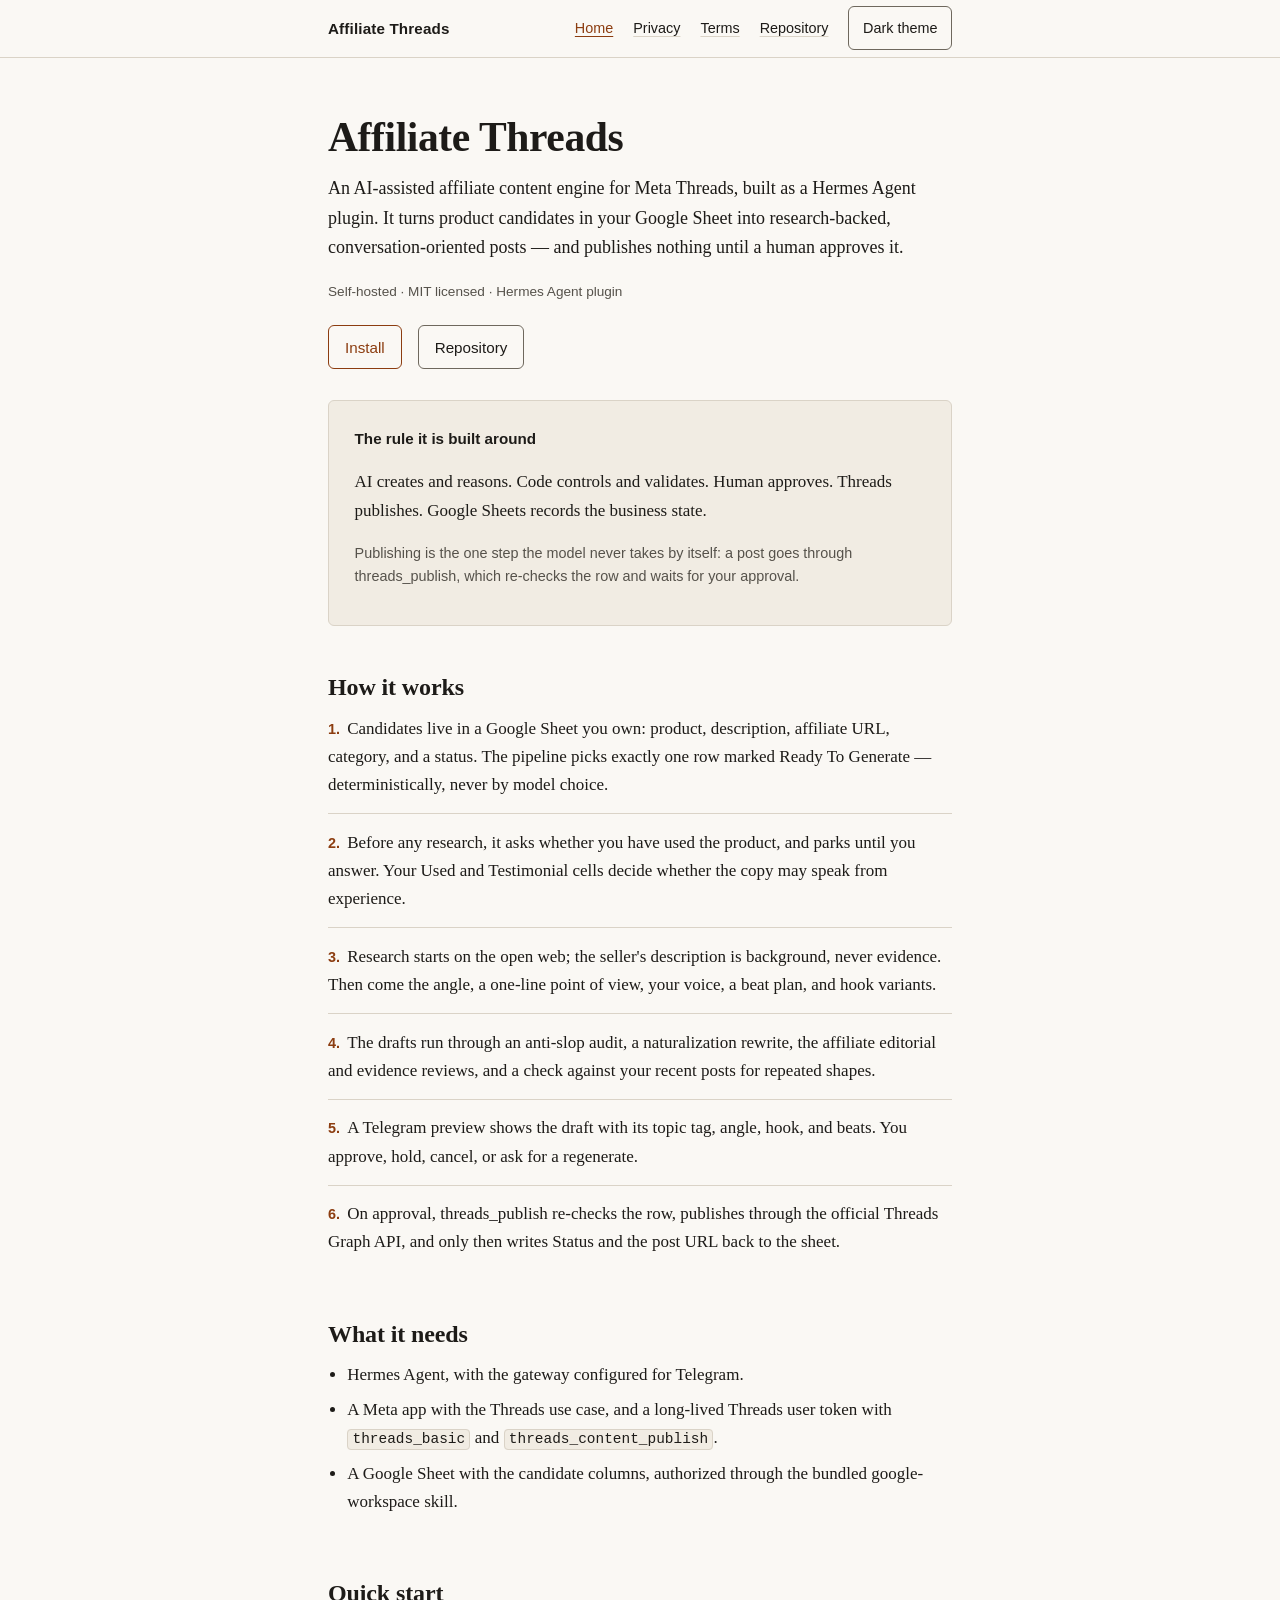
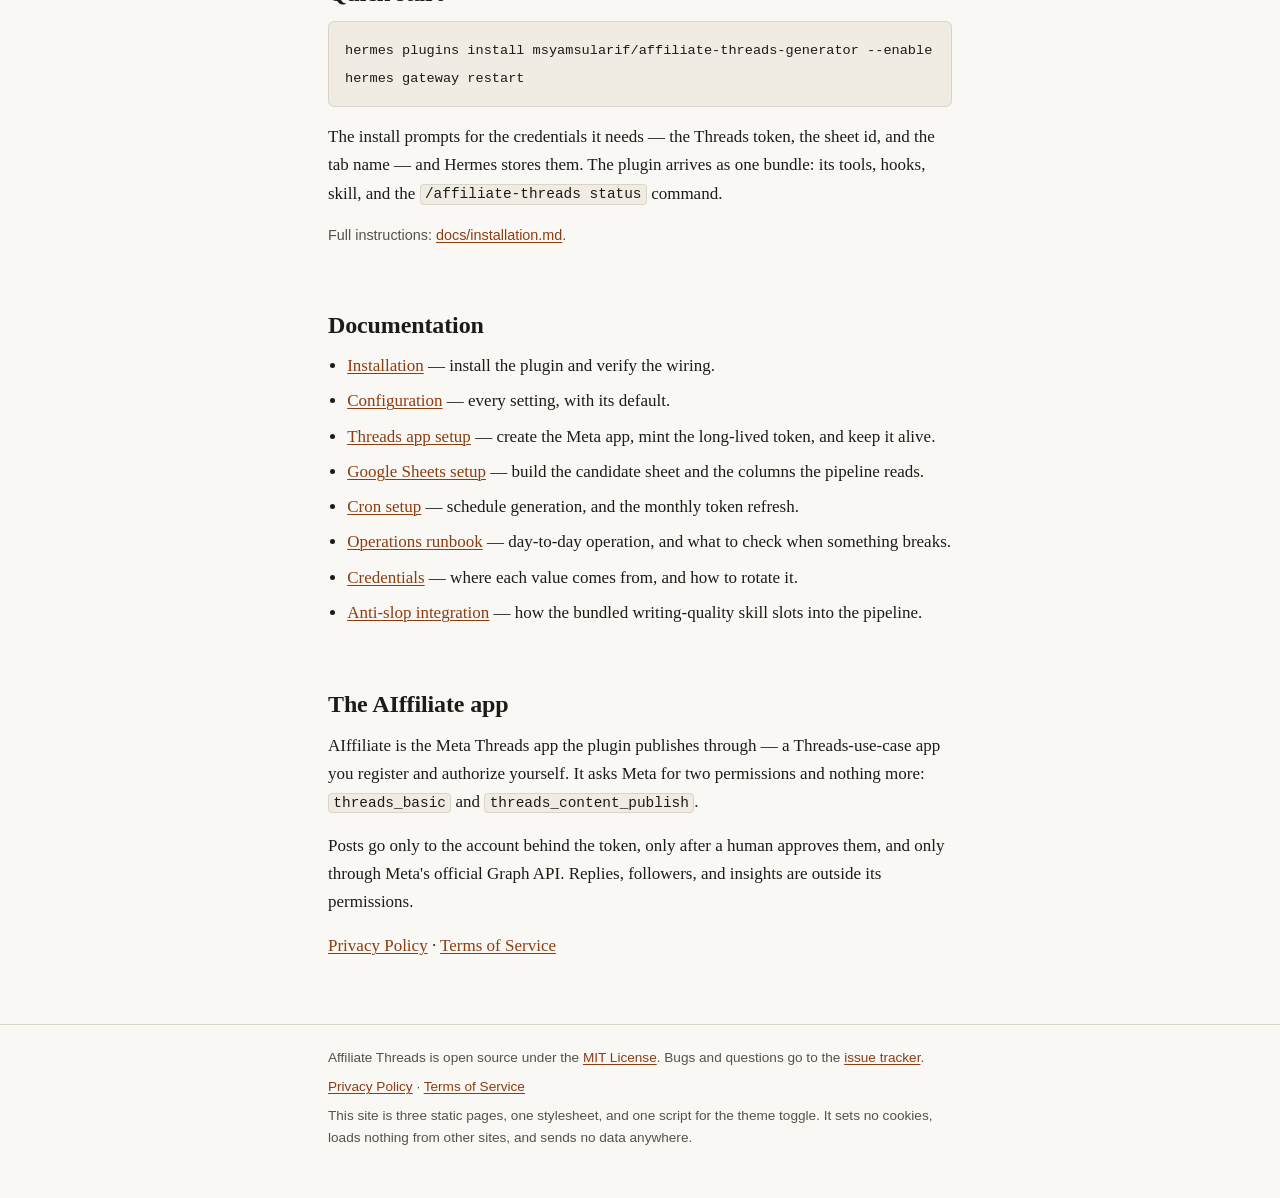
<file: docs/index.html>
<!doctype html>
<html lang="en">
  <head>
    <meta charset="utf-8" />
    <meta name="viewport" content="width=device-width, initial-scale=1" />
    <title>Affiliate Threads · AIffiliate</title>
    <meta
      name="description"
      content="A self-hosted Hermes Agent plugin that turns Google Sheets candidates into research-backed Meta Threads posts, with human approval before every publish."
    />
    <meta
      name="google-site-verification"
      content="2vC1YKLYLxE44ueDeZHzz0FRyskct6p-5rYbvI4WYWY"
    />
    <!-- One stylesheet and one script, both served from this directory. No external fonts, images, or analytics, so no page here makes a third-party request. -->
    <script src="site.js"></script>
    <link rel="stylesheet" href="site.css" />
    <noscript
      ><style>
        .theme {
          display: none;
        }
      </style></noscript
    >
  </head>
  <body>
    <a class="skip" href="#main">Skip to the content</a>
    <header class="masthead">
      <div class="masthead-inner">
        <p class="wordmark">Affiliate Threads</p>
        <nav class="topnav" aria-label="Site">
          <a href="index.html" aria-current="page">Home</a>
          <a href="privacy-policy.html">Privacy</a>
          <a href="terms-of-service.html">Terms</a>
          <a href="https://github.com/msyamsularif/affiliate-threads-generator"
            >Repository</a
          >
          <button class="theme" id="theme" type="button" aria-pressed="false">
            Dark theme
          </button>
        </nav>
      </div>
    </header>

    <main id="main" class="wrap">
      <header class="title-block">
        <h1>Affiliate Threads</h1>
        <p class="lede">
          An AI-assisted affiliate content engine for Meta Threads, built as a
          Hermes Agent plugin. It turns product candidates in your Google Sheet
          into research-backed, conversation-oriented posts — and publishes
          nothing until a human approves it.
        </p>
        <p class="stamp">Self-hosted · MIT licensed · Hermes Agent plugin</p>
        <div class="cta-row">
          <a class="btn btn-primary" href="#quick-start">Install</a>
          <a
            class="btn"
            href="https://github.com/msyamsularif/affiliate-threads-generator"
            >Repository</a
          >
        </div>
      </header>

      <section class="summary" aria-labelledby="rule-heading">
        <h2 id="rule-heading">The rule it is built around</h2>
        <p>
          AI creates and reasons. Code controls and validates. Human approves.
          Threads publishes. Google Sheets records the business state.
        </p>
        <p class="note">
          Publishing is the one step the model never takes by itself: a post
          goes through threads_publish, which re-checks the row and waits for
          your approval.
        </p>
      </section>

      <div class="prose">
        <section id="how" aria-labelledby="how-heading">
          <h2 id="how-heading">How it works</h2>
          <ol class="steps">
            <li>
              <span class="n">1.</span>Candidates live in a Google Sheet you
              own: product, description, affiliate URL, category, and a status.
              The pipeline picks exactly one row marked Ready To Generate —
              deterministically, never by model choice.
            </li>
            <li>
              <span class="n">2.</span>Before any research, it asks whether you
              have used the product, and parks until you answer. Your Used and
              Testimonial cells decide whether the copy may speak from
              experience.
            </li>
            <li>
              <span class="n">3.</span>Research starts on the open web; the
              seller's description is background, never evidence. Then come the
              angle, a one-line point of view, your voice, a beat plan, and hook
              variants.
            </li>
            <li>
              <span class="n">4.</span>The drafts run through an anti-slop
              audit, a naturalization rewrite, the affiliate editorial and
              evidence reviews, and a check against your recent posts for
              repeated shapes.
            </li>
            <li>
              <span class="n">5.</span>A Telegram preview shows the draft with
              its topic tag, angle, hook, and beats. You approve, hold, cancel,
              or ask for a regenerate.
            </li>
            <li>
              <span class="n">6.</span>On approval, threads_publish re-checks
              the row, publishes through the official Threads Graph API, and
              only then writes Status and the post URL back to the sheet.
            </li>
          </ol>
        </section>

        <section id="requirements" aria-labelledby="requirements-heading">
          <h2 id="requirements-heading">What it needs</h2>
          <ul>
            <li>Hermes Agent, with the gateway configured for Telegram.</li>
            <li>
              A Meta app with the Threads use case, and a long-lived Threads
              user token with <code>threads_basic</code> and
              <code>threads_content_publish</code>.
            </li>
            <li>
              A Google Sheet with the candidate columns, authorized through the
              bundled google-workspace skill.
            </li>
          </ul>
        </section>

        <section id="quick-start" aria-labelledby="quick-start-heading">
          <h2 id="quick-start-heading">Quick start</h2>
          <pre><code>hermes plugins install msyamsularif/affiliate-threads-generator --enable
hermes gateway restart</code></pre>
          <p>
            The install prompts for the credentials it needs — the Threads
            token, the sheet id, and the tab name — and Hermes stores them. The
            plugin arrives as one bundle: its tools, hooks, skill, and the
            <code>/affiliate-threads status</code> command.
          </p>
          <p class="note">
            Full instructions:
            <a
              href="https://github.com/msyamsularif/affiliate-threads-generator/blob/main/docs/installation.md"
              >docs/installation.md</a
            >.
          </p>
        </section>

        <section id="docs" aria-labelledby="docs-heading">
          <h2 id="docs-heading">Documentation</h2>
          <ul>
            <li>
              <a
                href="https://github.com/msyamsularif/affiliate-threads-generator/blob/main/docs/installation.md"
                >Installation</a
              >
              — install the plugin and verify the wiring.
            </li>
            <li>
              <a
                href="https://github.com/msyamsularif/affiliate-threads-generator/blob/main/docs/configuration.md"
                >Configuration</a
              >
              — every setting, with its default.
            </li>
            <li>
              <a
                href="https://github.com/msyamsularif/affiliate-threads-generator/blob/main/docs/threads-app-setup.md"
                >Threads app setup</a
              >
              — create the Meta app, mint the long-lived token, and keep it
              alive.
            </li>
            <li>
              <a
                href="https://github.com/msyamsularif/affiliate-threads-generator/blob/main/docs/google-sheets-setup.md"
                >Google Sheets setup</a
              >
              — build the candidate sheet and the columns the pipeline reads.
            </li>
            <li>
              <a
                href="https://github.com/msyamsularif/affiliate-threads-generator/blob/main/docs/cron-setup.md"
                >Cron setup</a
              >
              — schedule generation, and the monthly token refresh.
            </li>
            <li>
              <a
                href="https://github.com/msyamsularif/affiliate-threads-generator/blob/main/docs/operations-runbook.md"
                >Operations runbook</a
              >
              — day-to-day operation, and what to check when something breaks.
            </li>
            <li>
              <a
                href="https://github.com/msyamsularif/affiliate-threads-generator/blob/main/docs/credentials.md"
                >Credentials</a
              >
              — where each value comes from, and how to rotate it.
            </li>
            <li>
              <a
                href="https://github.com/msyamsularif/affiliate-threads-generator/blob/main/docs/antislop-integration.md"
                >Anti-slop integration</a
              >
              — how the bundled writing-quality skill slots into the pipeline.
            </li>
          </ul>
        </section>

        <section id="app" aria-labelledby="app-heading">
          <h2 id="app-heading">The AIffiliate app</h2>
          <p>
            AIffiliate is the Meta Threads app the plugin publishes through — a
            Threads-use-case app you register and authorize yourself. It asks
            Meta for two permissions and nothing more:
            <code>threads_basic</code> and <code>threads_content_publish</code>.
          </p>
          <p>
            Posts go only to the account behind the token, only after a human
            approves them, and only through Meta's official Graph API. Replies,
            followers, and insights are outside its permissions.
          </p>
          <p>
            <a href="privacy-policy.html">Privacy Policy</a> ·
            <a href="terms-of-service.html">Terms of Service</a>
          </p>
        </section>
      </div>
    </main>

    <footer>
      <div class="footer-inner">
        <p>
          Affiliate Threads is open source under the
          <a
            href="https://github.com/msyamsularif/affiliate-threads-generator/blob/main/LICENSE"
            >MIT License</a
          >. Bugs and questions go to the
          <a
            href="https://github.com/msyamsularif/affiliate-threads-generator/issues"
            >issue tracker</a
          >.
        </p>
        <p>
          <a href="privacy-policy.html">Privacy Policy</a> ·
          <a href="terms-of-service.html">Terms of Service</a>
        </p>
        <p>
          This site is three static pages, one stylesheet, and one script for
          the theme toggle. It sets no cookies, loads nothing from other sites,
          and sends no data anywhere.
        </p>
      </div>
    </footer>
  </body>
</html>
</file>
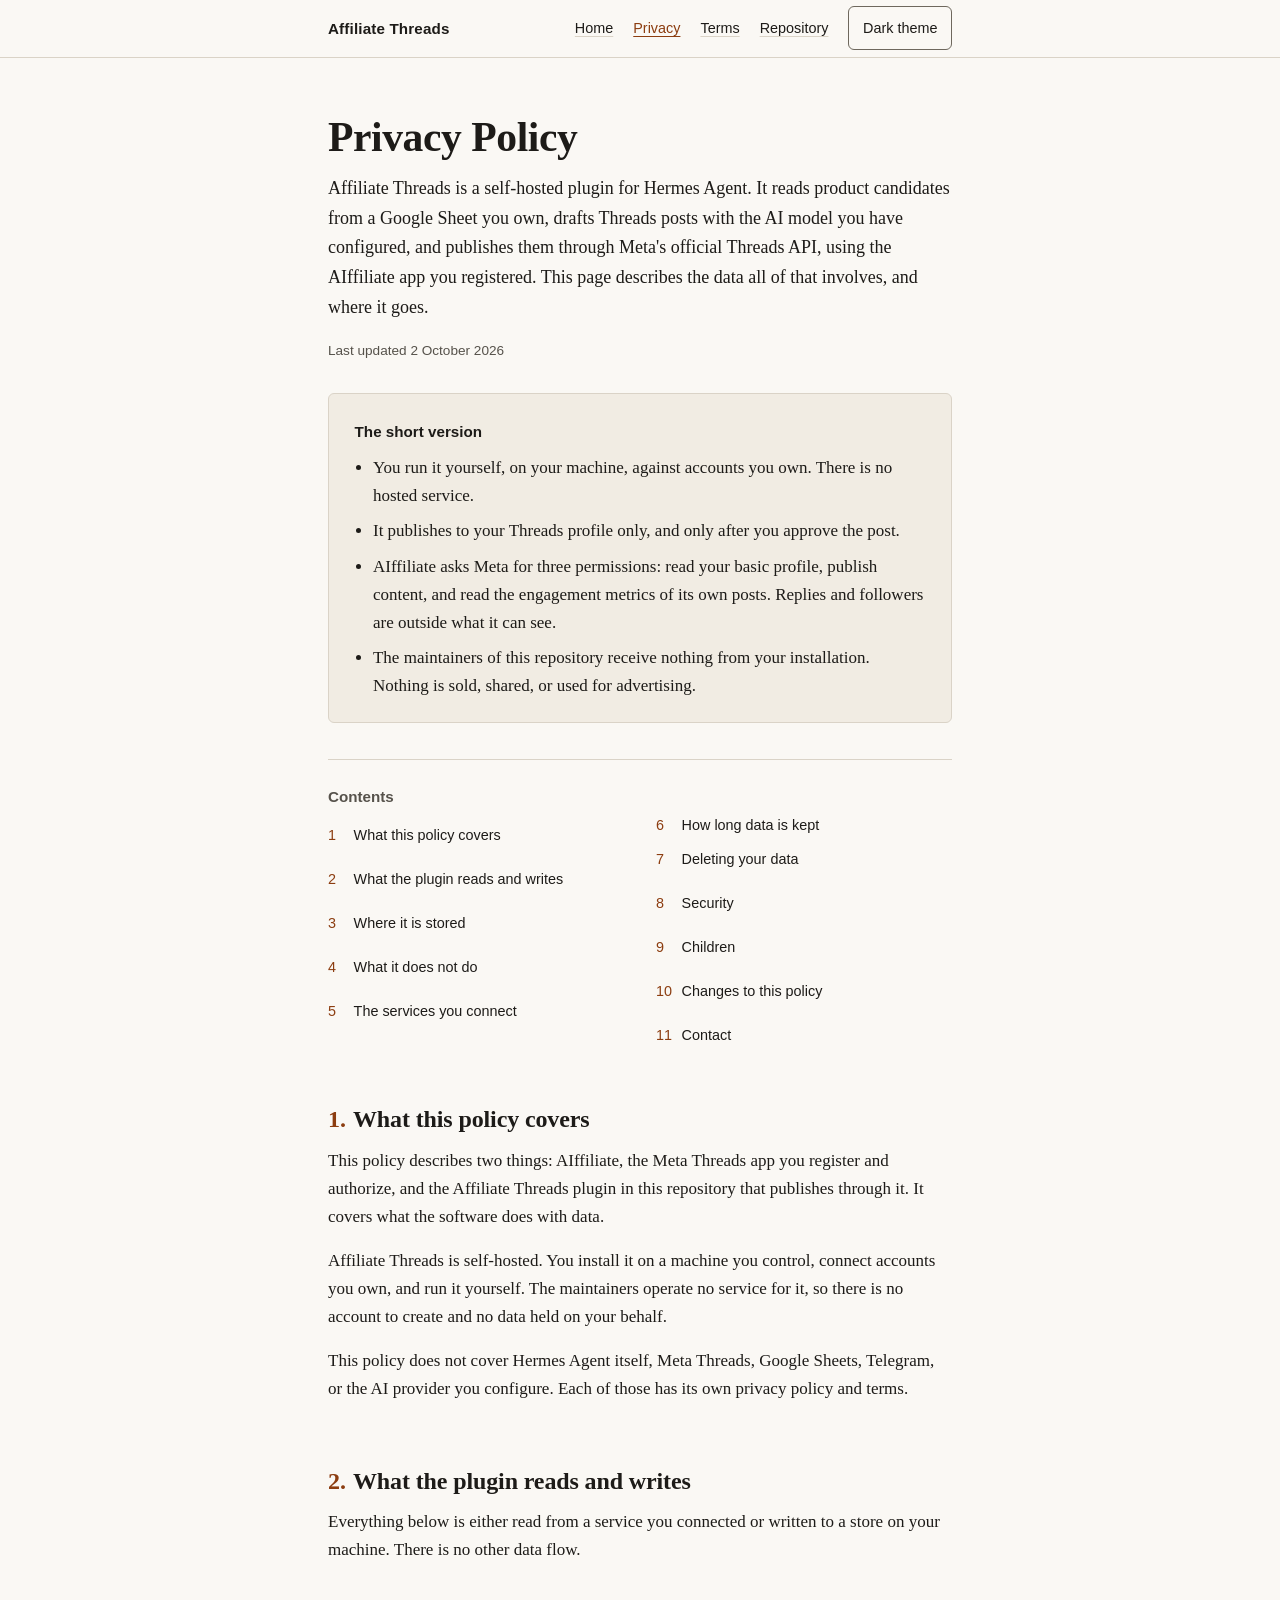
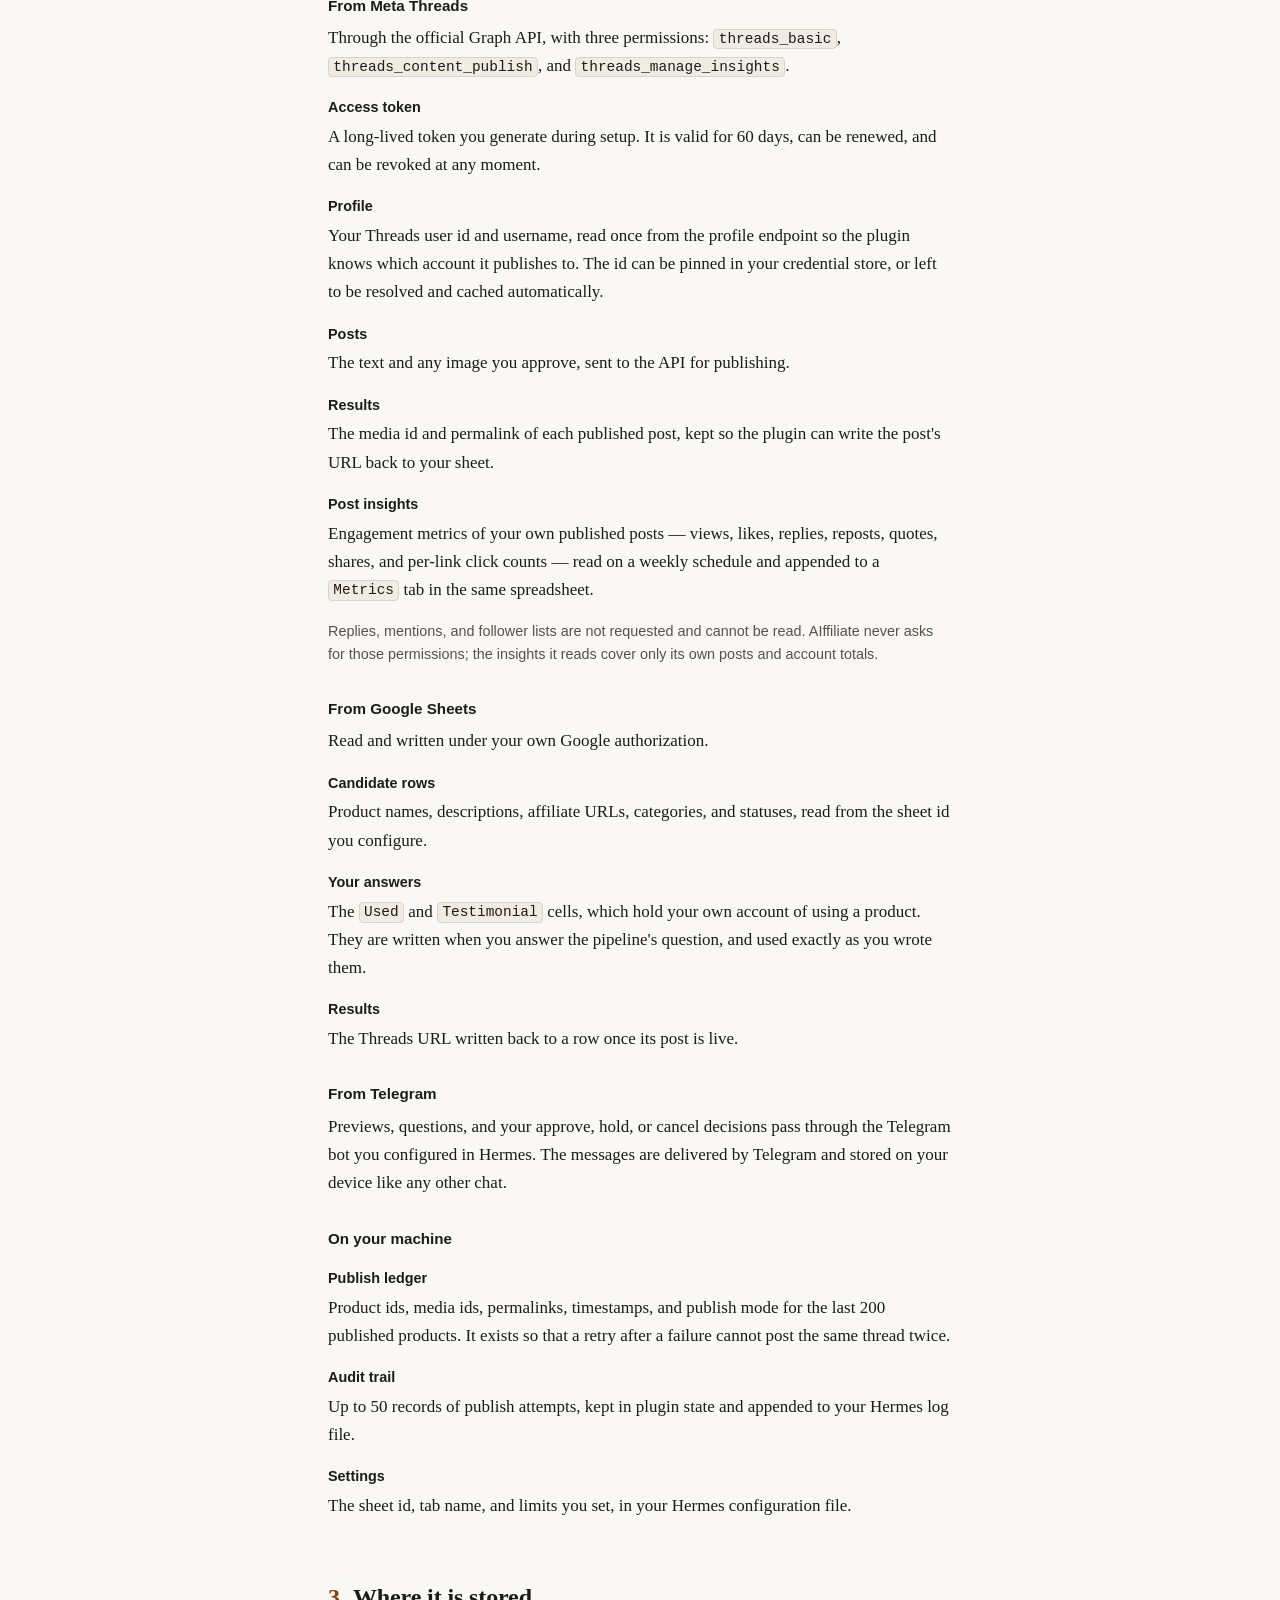
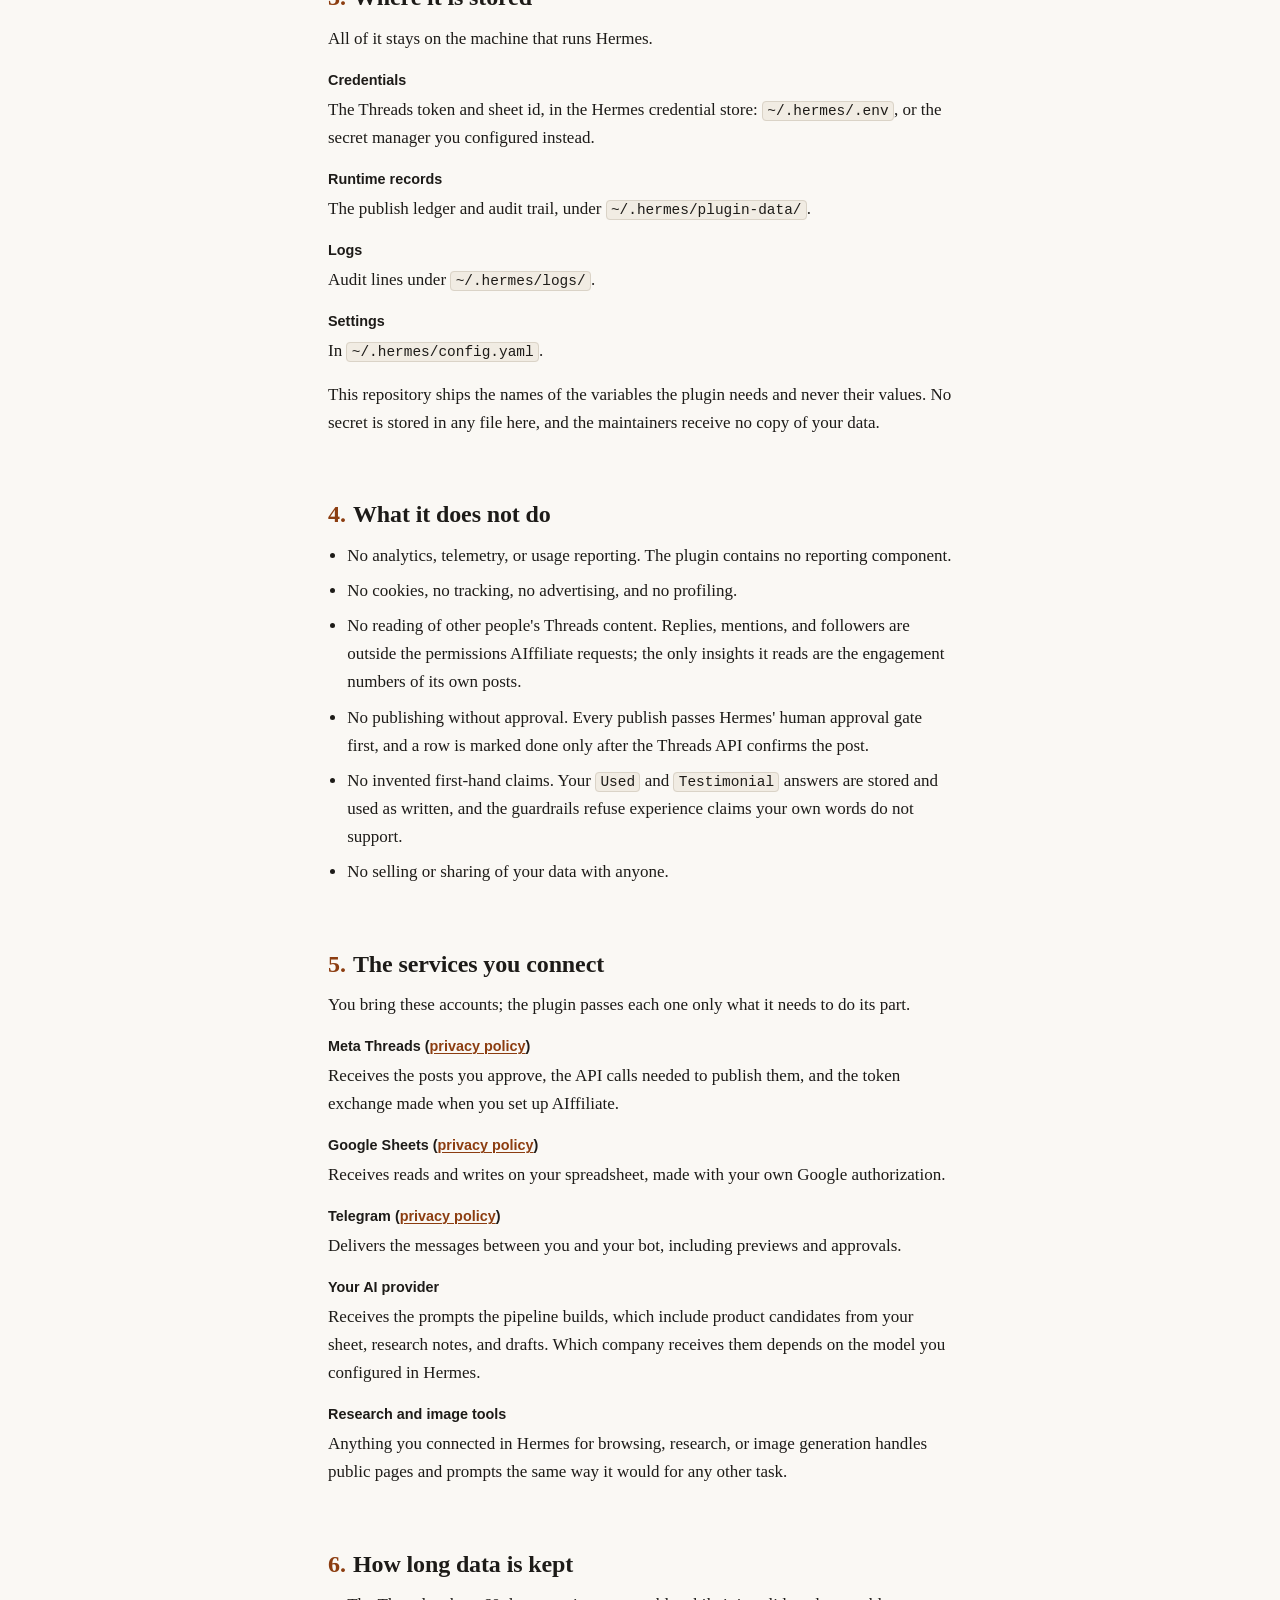
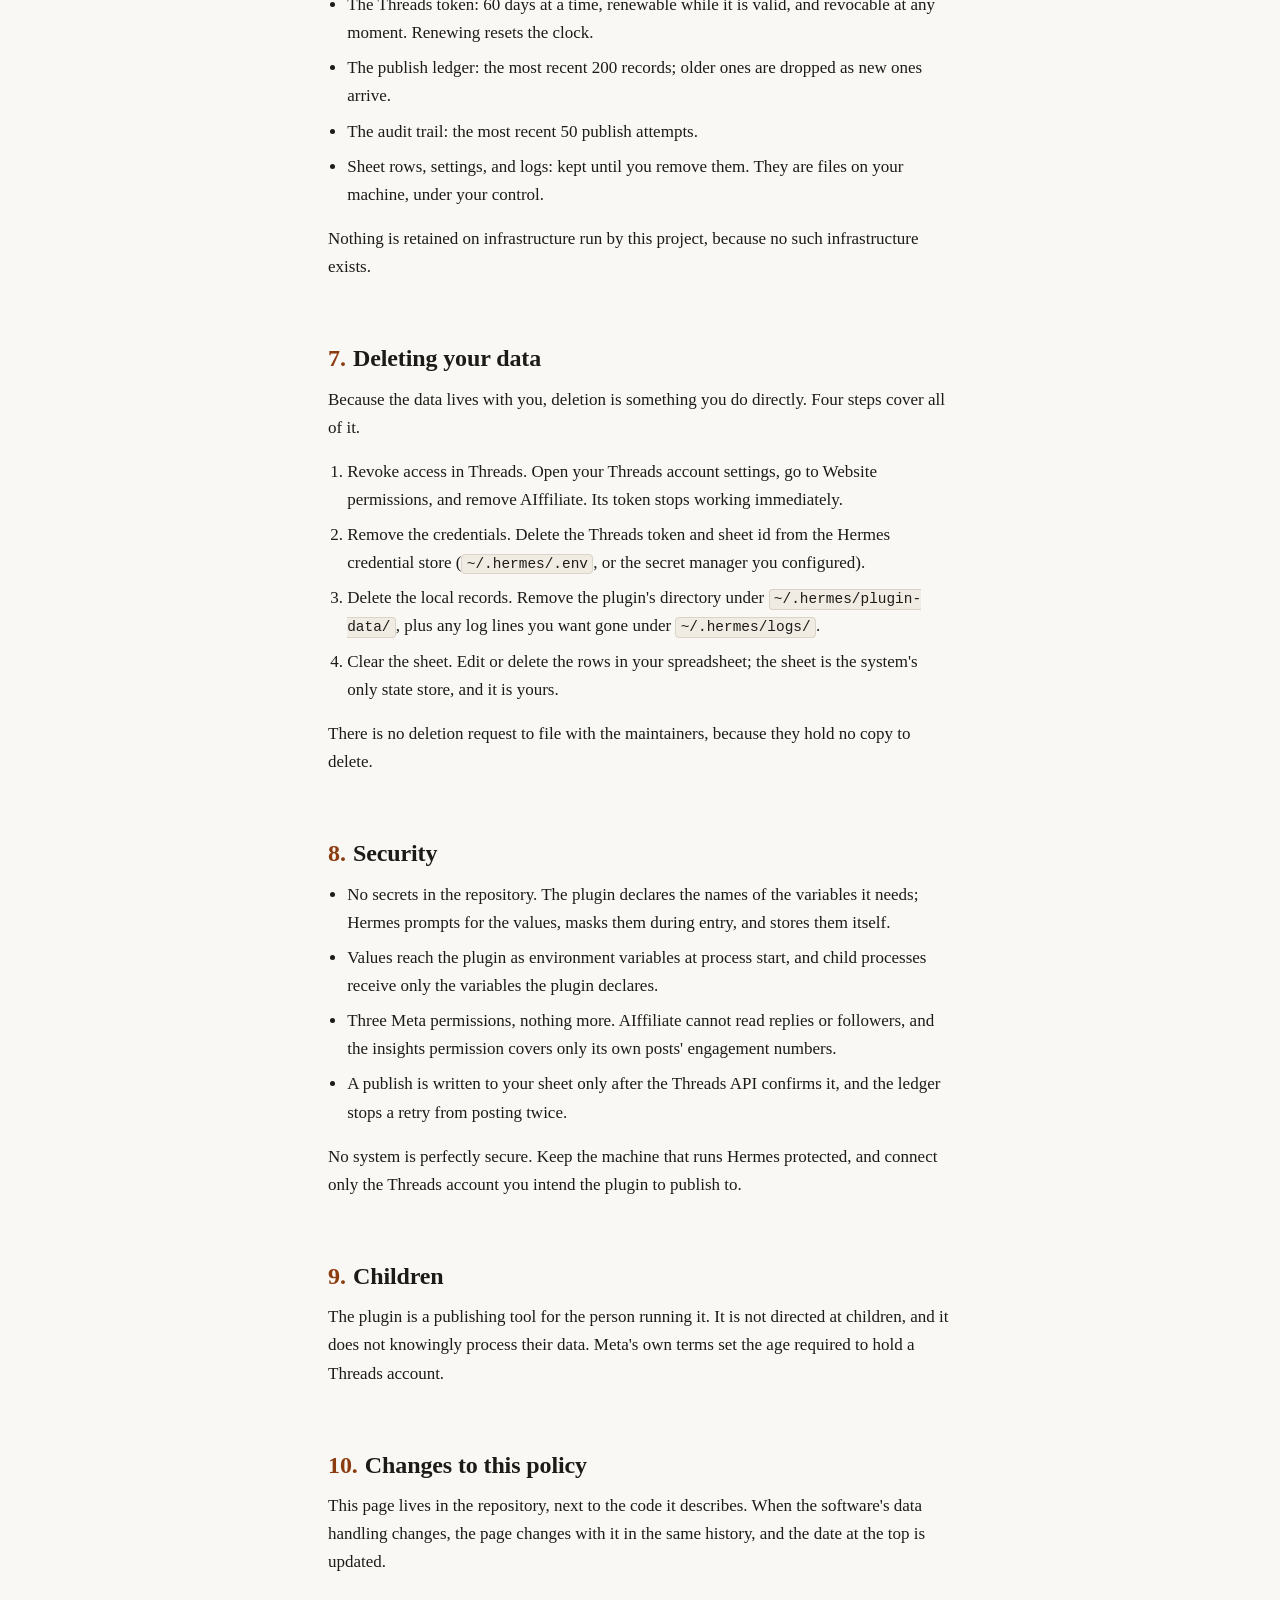
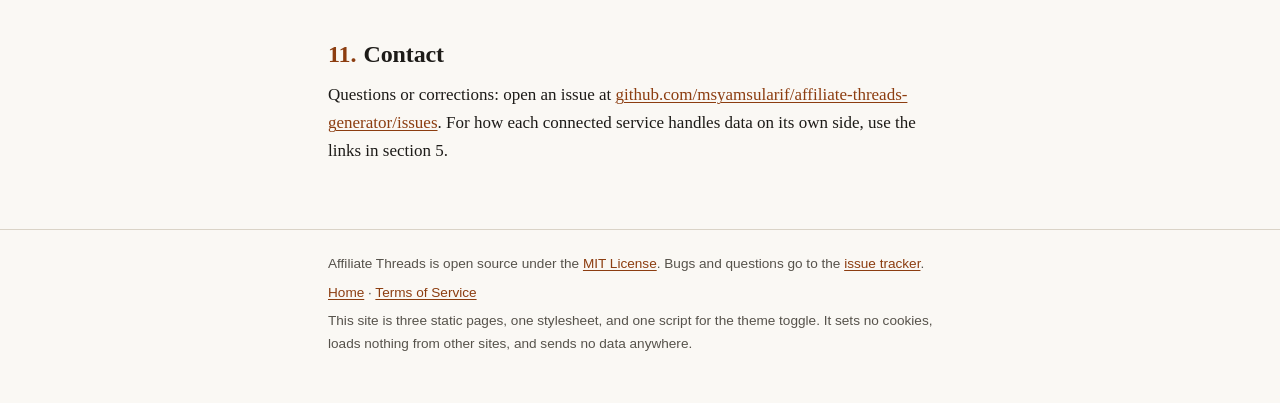
<file: docs/privacy-policy.html>
<!doctype html>
<html lang="en">
  <head>
    <meta charset="utf-8" />
    <meta name="viewport" content="width=device-width, initial-scale=1" />
    <title>Privacy Policy · AIffiliate</title>
    <meta
      name="description"
      content="What the AIffiliate app and the Affiliate Threads plugin read, where it is kept, and how to delete it."
    />
    <!-- One stylesheet and one script, both served from this directory. No external fonts, images, or analytics, so no page here makes a third-party request. -->
    <script src="site.js"></script>
    <link rel="stylesheet" href="site.css" />
    <noscript
      ><style>
        .theme {
          display: none;
        }
      </style></noscript
    >
  </head>
  <body>
    <a class="skip" href="#main">Skip to the policy</a>
    <header class="masthead">
      <div class="masthead-inner">
        <p class="wordmark">Affiliate Threads</p>
        <nav class="topnav" aria-label="Site">
          <a href="index.html">Home</a>
          <a href="privacy-policy.html" aria-current="page">Privacy</a>
          <a href="terms-of-service.html">Terms</a>
          <a href="https://github.com/msyamsularif/affiliate-threads-generator"
            >Repository</a
          >
          <button class="theme" id="theme" type="button" aria-pressed="false">
            Dark theme
          </button>
        </nav>
      </div>
    </header>

    <main id="main" class="wrap">
      <header class="title-block">
        <h1>Privacy Policy</h1>
        <p class="lede">
          Affiliate Threads is a self-hosted plugin for Hermes Agent. It reads
          product candidates from a Google Sheet you own, drafts Threads posts
          with the AI model you have configured, and publishes them through
          Meta's official Threads API, using the AIffiliate app you registered.
          This page describes the data all of that involves, and where it goes.
        </p>
        <p class="stamp">
          Last updated <time datetime="2026-10-02">2 October 2026</time>
        </p>
      </header>

      <section class="summary" aria-labelledby="summary-heading">
        <h2 id="summary-heading">The short version</h2>
        <ul>
          <li>
            You run it yourself, on your machine, against accounts you own.
            There is no hosted service.
          </li>
          <li>
            It publishes to your Threads profile only, and only after you
            approve the post.
          </li>
          <li>
            AIffiliate asks Meta for three permissions: read your basic profile,
            publish content, and read the engagement metrics of its own posts.
            Replies and followers are outside what it can see.
          </li>
          <li>
            The maintainers of this repository receive nothing from your
            installation. Nothing is sold, shared, or used for advertising.
          </li>
        </ul>
      </section>

      <nav class="toc" aria-labelledby="toc-heading">
        <h2 id="toc-heading">Contents</h2>
        <ol>
          <li>
            <a href="#scope"><span class="n">1</span>What this policy covers</a>
          </li>
          <li>
            <a href="#data"
              ><span class="n">2</span>What the plugin reads and writes</a
            >
          </li>
          <li>
            <a href="#storage"><span class="n">3</span>Where it is stored</a>
          </li>
          <li>
            <a href="#never"><span class="n">4</span>What it does not do</a>
          </li>
          <li>
            <a href="#services"
              ><span class="n">5</span>The services you connect</a
            >
          </li>
          <li>
            <a href="#retention"
              ><span class="n">6</span>How long data is kept</a
            >
          </li>
          <li>
            <a href="#deletion"><span class="n">7</span>Deleting your data</a>
          </li>
          <li>
            <a href="#security"><span class="n">8</span>Security</a>
          </li>
          <li>
            <a href="#children"><span class="n">9</span>Children</a>
          </li>
          <li>
            <a href="#changes"
              ><span class="n">10</span>Changes to this policy</a
            >
          </li>
          <li>
            <a href="#contact"><span class="n">11</span>Contact</a>
          </li>
        </ol>
      </nav>

      <div class="prose">
        <section id="scope" aria-labelledby="scope-heading">
          <h2 id="scope-heading">
            <span class="n">1.</span>What this policy covers
          </h2>
          <p>
            This policy describes two things: AIffiliate, the Meta Threads app
            you register and authorize, and the Affiliate Threads plugin in this
            repository that publishes through it. It covers what the software
            does with data.
          </p>
          <p>
            Affiliate Threads is self-hosted. You install it on a machine you
            control, connect accounts you own, and run it yourself. The
            maintainers operate no service for it, so there is no account to
            create and no data held on your behalf.
          </p>
          <p>
            This policy does not cover Hermes Agent itself, Meta Threads, Google
            Sheets, Telegram, or the AI provider you configure. Each of those
            has its own privacy policy and terms.
          </p>
        </section>

        <section id="data" aria-labelledby="data-heading">
          <h2 id="data-heading">
            <span class="n">2.</span>What the plugin reads and writes
          </h2>
          <p>
            Everything below is either read from a service you connected or
            written to a store on your machine. There is no other data flow.
          </p>

          <h3>From Meta Threads</h3>
          <p>
            Through the official Graph API, with three permissions:
            <code>threads_basic</code>, <code>threads_content_publish</code>,
            and <code>threads_manage_insights</code>.
          </p>
          <dl>
            <dt>Access token</dt>
            <dd>
              A long-lived token you generate during setup. It is valid for 60
              days, can be renewed, and can be revoked at any moment.
            </dd>
            <dt>Profile</dt>
            <dd>
              Your Threads user id and username, read once from the profile
              endpoint so the plugin knows which account it publishes to. The id
              can be pinned in your credential store, or left to be resolved and
              cached automatically.
            </dd>
            <dt>Posts</dt>
            <dd>
              The text and any image you approve, sent to the API for
              publishing.
            </dd>
            <dt>Results</dt>
            <dd>
              The media id and permalink of each published post, kept so the
              plugin can write the post's URL back to your sheet.
            </dd>
            <dt>Post insights</dt>
            <dd>
              Engagement metrics of your own published posts — views, likes,
              replies, reposts, quotes, shares, and per-link click counts — read
              on a weekly schedule and appended to a <code>Metrics</code>
              tab in the same spreadsheet.
            </dd>
          </dl>
          <p class="note">
            Replies, mentions, and follower lists are not requested and cannot
            be read. AIffiliate never asks for those permissions; the insights
            it reads cover only its own posts and account totals.
          </p>

          <h3>From Google Sheets</h3>
          <p>Read and written under your own Google authorization.</p>
          <dl>
            <dt>Candidate rows</dt>
            <dd>
              Product names, descriptions, affiliate URLs, categories, and
              statuses, read from the sheet id you configure.
            </dd>
            <dt>Your answers</dt>
            <dd>
              The <code>Used</code> and <code>Testimonial</code> cells, which
              hold your own account of using a product. They are written when
              you answer the pipeline's question, and used exactly as you wrote
              them.
            </dd>
            <dt>Results</dt>
            <dd>
              The Threads URL written back to a row once its post is live.
            </dd>
          </dl>

          <h3>From Telegram</h3>
          <p>
            Previews, questions, and your approve, hold, or cancel decisions
            pass through the Telegram bot you configured in Hermes. The messages
            are delivered by Telegram and stored on your device like any other
            chat.
          </p>

          <h3>On your machine</h3>
          <dl>
            <dt>Publish ledger</dt>
            <dd>
              Product ids, media ids, permalinks, timestamps, and publish mode
              for the last 200 published products. It exists so that a retry
              after a failure cannot post the same thread twice.
            </dd>
            <dt>Audit trail</dt>
            <dd>
              Up to 50 records of publish attempts, kept in plugin state and
              appended to your Hermes log file.
            </dd>
            <dt>Settings</dt>
            <dd>
              The sheet id, tab name, and limits you set, in your Hermes
              configuration file.
            </dd>
          </dl>
        </section>

        <section id="storage" aria-labelledby="storage-heading">
          <h2 id="storage-heading">
            <span class="n">3.</span>Where it is stored
          </h2>
          <p>All of it stays on the machine that runs Hermes.</p>
          <dl>
            <dt>Credentials</dt>
            <dd>
              The Threads token and sheet id, in the Hermes credential store:
              <code>~/.hermes/.env</code>, or the secret manager you configured
              instead.
            </dd>
            <dt>Runtime records</dt>
            <dd>
              The publish ledger and audit trail, under
              <code>~/.hermes/plugin-data/</code>.
            </dd>
            <dt>Logs</dt>
            <dd>Audit lines under <code>~/.hermes/logs/</code>.</dd>
            <dt>Settings</dt>
            <dd>In <code>~/.hermes/config.yaml</code>.</dd>
          </dl>
          <p>
            This repository ships the names of the variables the plugin needs
            and never their values. No secret is stored in any file here, and
            the maintainers receive no copy of your data.
          </p>
        </section>

        <section id="never" aria-labelledby="never-heading">
          <h2 id="never-heading">
            <span class="n">4.</span>What it does not do
          </h2>
          <ul>
            <li>
              No analytics, telemetry, or usage reporting. The plugin contains
              no reporting component.
            </li>
            <li>No cookies, no tracking, no advertising, and no profiling.</li>
            <li>
              No reading of other people's Threads content. Replies, mentions,
              and followers are outside the permissions AIffiliate requests; the
              only insights it reads are the engagement numbers of its own
              posts.
            </li>
            <li>
              No publishing without approval. Every publish passes Hermes' human
              approval gate first, and a row is marked done only after the
              Threads API confirms the post.
            </li>
            <li>
              No invented first-hand claims. Your <code>Used</code> and
              <code>Testimonial</code> answers are stored and used as written,
              and the guardrails refuse experience claims your own words do not
              support.
            </li>
            <li>No selling or sharing of your data with anyone.</li>
          </ul>
        </section>

        <section id="services" aria-labelledby="services-heading">
          <h2 id="services-heading">
            <span class="n">5.</span>The services you connect
          </h2>
          <p>
            You bring these accounts; the plugin passes each one only what it
            needs to do its part.
          </p>
          <dl>
            <dt>
              Meta Threads (<a href="https://www.facebook.com/privacy/policy/"
                >privacy policy</a
              >)
            </dt>
            <dd>
              Receives the posts you approve, the API calls needed to publish
              them, and the token exchange made when you set up AIffiliate.
            </dd>
            <dt>
              Google Sheets (<a href="https://policies.google.com/privacy"
                >privacy policy</a
              >)
            </dt>
            <dd>
              Receives reads and writes on your spreadsheet, made with your own
              Google authorization.
            </dd>
            <dt>
              Telegram (<a href="https://telegram.org/privacy">privacy policy</a
              >)
            </dt>
            <dd>
              Delivers the messages between you and your bot, including previews
              and approvals.
            </dd>
            <dt>Your AI provider</dt>
            <dd>
              Receives the prompts the pipeline builds, which include product
              candidates from your sheet, research notes, and drafts. Which
              company receives them depends on the model you configured in
              Hermes.
            </dd>
            <dt>Research and image tools</dt>
            <dd>
              Anything you connected in Hermes for browsing, research, or image
              generation handles public pages and prompts the same way it would
              for any other task.
            </dd>
          </dl>
        </section>

        <section id="retention" aria-labelledby="retention-heading">
          <h2 id="retention-heading">
            <span class="n">6.</span>How long data is kept
          </h2>
          <ul>
            <li>
              The Threads token: 60 days at a time, renewable while it is valid,
              and revocable at any moment. Renewing resets the clock.
            </li>
            <li>
              The publish ledger: the most recent 200 records; older ones are
              dropped as new ones arrive.
            </li>
            <li>The audit trail: the most recent 50 publish attempts.</li>
            <li>
              Sheet rows, settings, and logs: kept until you remove them. They
              are files on your machine, under your control.
            </li>
          </ul>
          <p>
            Nothing is retained on infrastructure run by this project, because
            no such infrastructure exists.
          </p>
        </section>

        <section id="deletion" aria-labelledby="deletion-heading">
          <h2 id="deletion-heading">
            <span class="n">7.</span>Deleting your data
          </h2>
          <p>
            Because the data lives with you, deletion is something you do
            directly. Four steps cover all of it.
          </p>
          <ol>
            <li>
              Revoke access in Threads. Open your Threads account settings, go
              to Website permissions, and remove AIffiliate. Its token stops
              working immediately.
            </li>
            <li>
              Remove the credentials. Delete the Threads token and sheet id from
              the Hermes credential store (<code>~/.hermes/.env</code>, or the
              secret manager you configured).
            </li>
            <li>
              Delete the local records. Remove the plugin's directory under
              <code>~/.hermes/plugin-data/</code>, plus any log lines you want
              gone under <code>~/.hermes/logs/</code>.
            </li>
            <li>
              Clear the sheet. Edit or delete the rows in your spreadsheet; the
              sheet is the system's only state store, and it is yours.
            </li>
          </ol>
          <p>
            There is no deletion request to file with the maintainers, because
            they hold no copy to delete.
          </p>
        </section>

        <section id="security" aria-labelledby="security-heading">
          <h2 id="security-heading"><span class="n">8.</span>Security</h2>
          <ul>
            <li>
              No secrets in the repository. The plugin declares the names of the
              variables it needs; Hermes prompts for the values, masks them
              during entry, and stores them itself.
            </li>
            <li>
              Values reach the plugin as environment variables at process start,
              and child processes receive only the variables the plugin
              declares.
            </li>
            <li>
              Three Meta permissions, nothing more. AIffiliate cannot read
              replies or followers, and the insights permission covers only its
              own posts' engagement numbers.
            </li>
            <li>
              A publish is written to your sheet only after the Threads API
              confirms it, and the ledger stops a retry from posting twice.
            </li>
          </ul>
          <p>
            No system is perfectly secure. Keep the machine that runs Hermes
            protected, and connect only the Threads account you intend the
            plugin to publish to.
          </p>
        </section>

        <section id="children" aria-labelledby="children-heading">
          <h2 id="children-heading"><span class="n">9.</span>Children</h2>
          <p>
            The plugin is a publishing tool for the person running it. It is not
            directed at children, and it does not knowingly process their data.
            Meta's own terms set the age required to hold a Threads account.
          </p>
        </section>

        <section id="changes" aria-labelledby="changes-heading">
          <h2 id="changes-heading">
            <span class="n">10.</span>Changes to this policy
          </h2>
          <p>
            This page lives in the repository, next to the code it describes.
            When the software's data handling changes, the page changes with it
            in the same history, and the date at the top is updated.
          </p>
        </section>

        <section id="contact" aria-labelledby="contact-heading">
          <h2 id="contact-heading"><span class="n">11.</span>Contact</h2>
          <p>
            Questions or corrections: open an issue at
            <a
              href="https://github.com/msyamsularif/affiliate-threads-generator/issues"
              >github.com/msyamsularif/affiliate-threads-generator/issues</a
            >. For how each connected service handles data on its own side, use
            the links in section 5.
          </p>
        </section>
      </div>
    </main>

    <footer>
      <div class="footer-inner">
        <p>
          Affiliate Threads is open source under the
          <a
            href="https://github.com/msyamsularif/affiliate-threads-generator/blob/main/LICENSE"
            >MIT License</a
          >. Bugs and questions go to the
          <a
            href="https://github.com/msyamsularif/affiliate-threads-generator/issues"
            >issue tracker</a
          >.
        </p>
        <p>
          <a href="index.html">Home</a> ·
          <a href="terms-of-service.html">Terms of Service</a>
        </p>
        <p>
          This site is three static pages, one stylesheet, and one script for
          the theme toggle. It sets no cookies, loads nothing from other sites,
          and sends no data anywhere.
        </p>
      </div>
    </footer>
  </body>
</html>
</file>
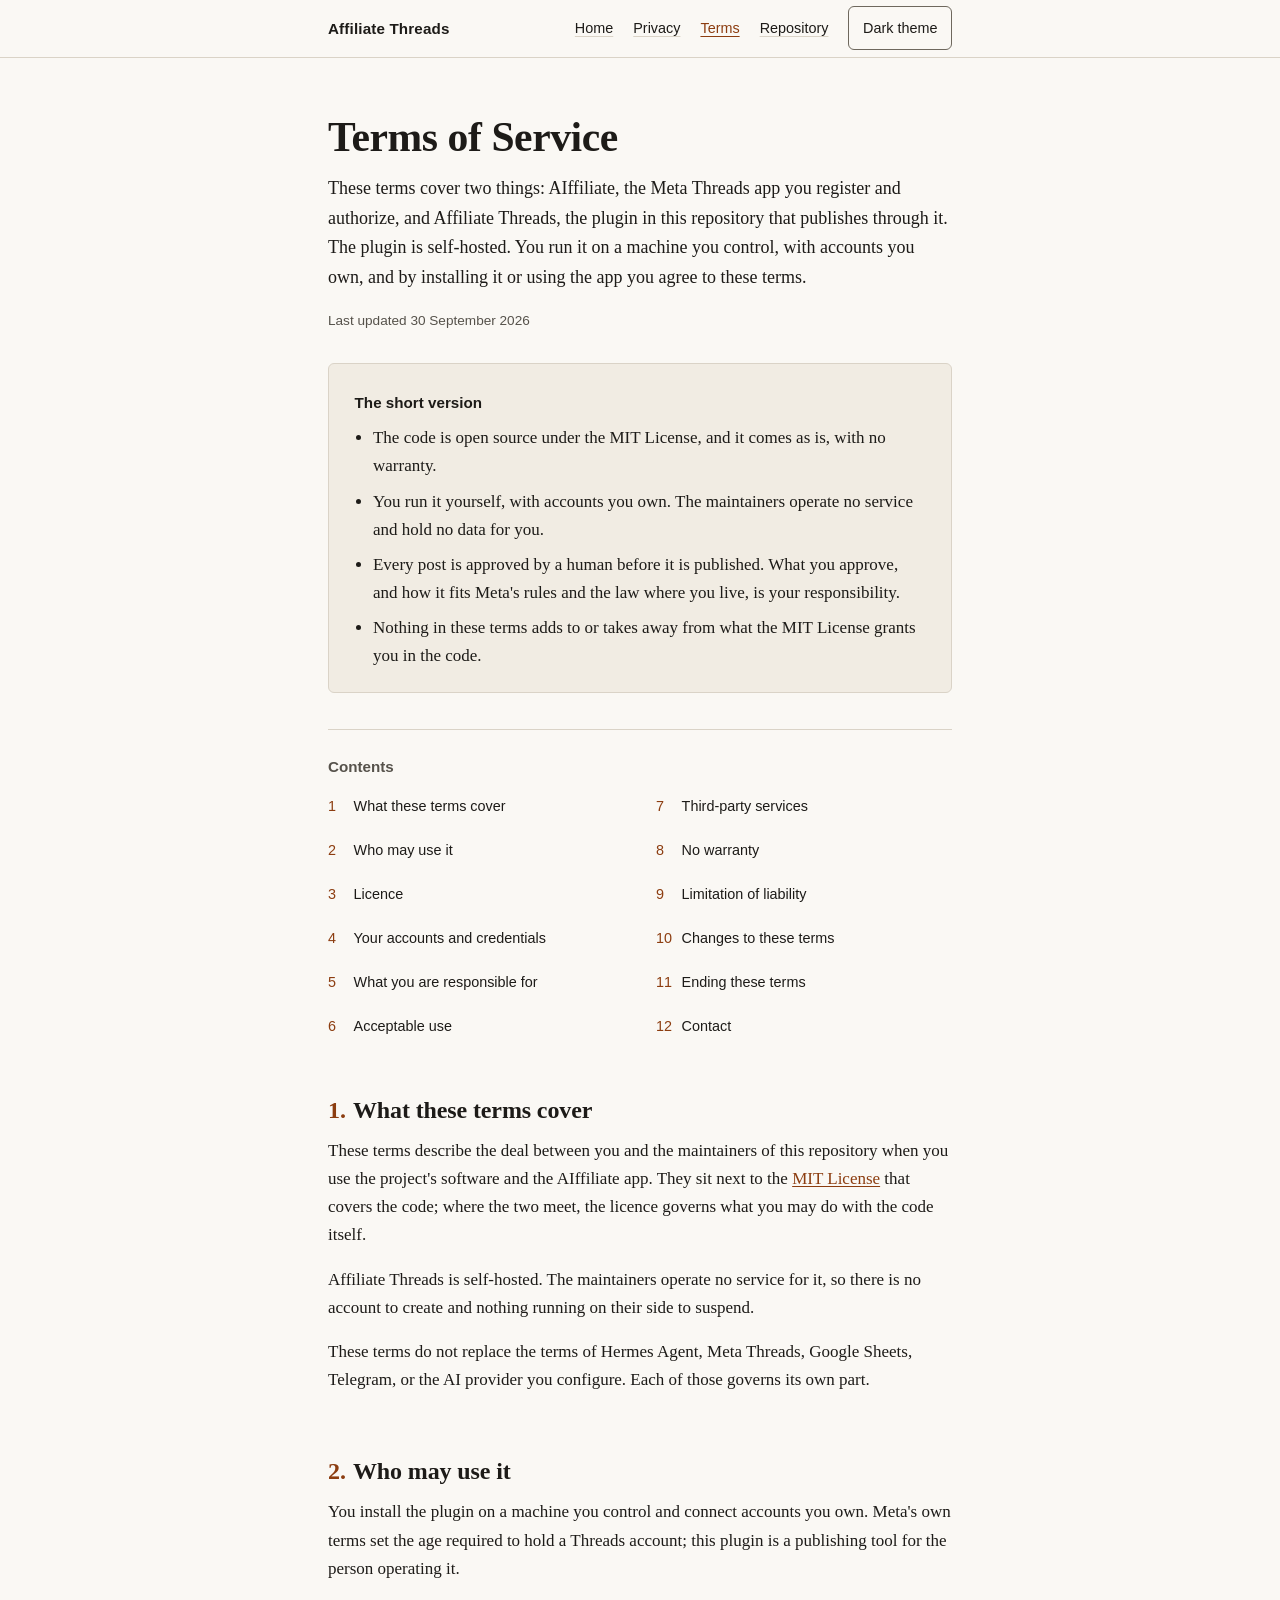
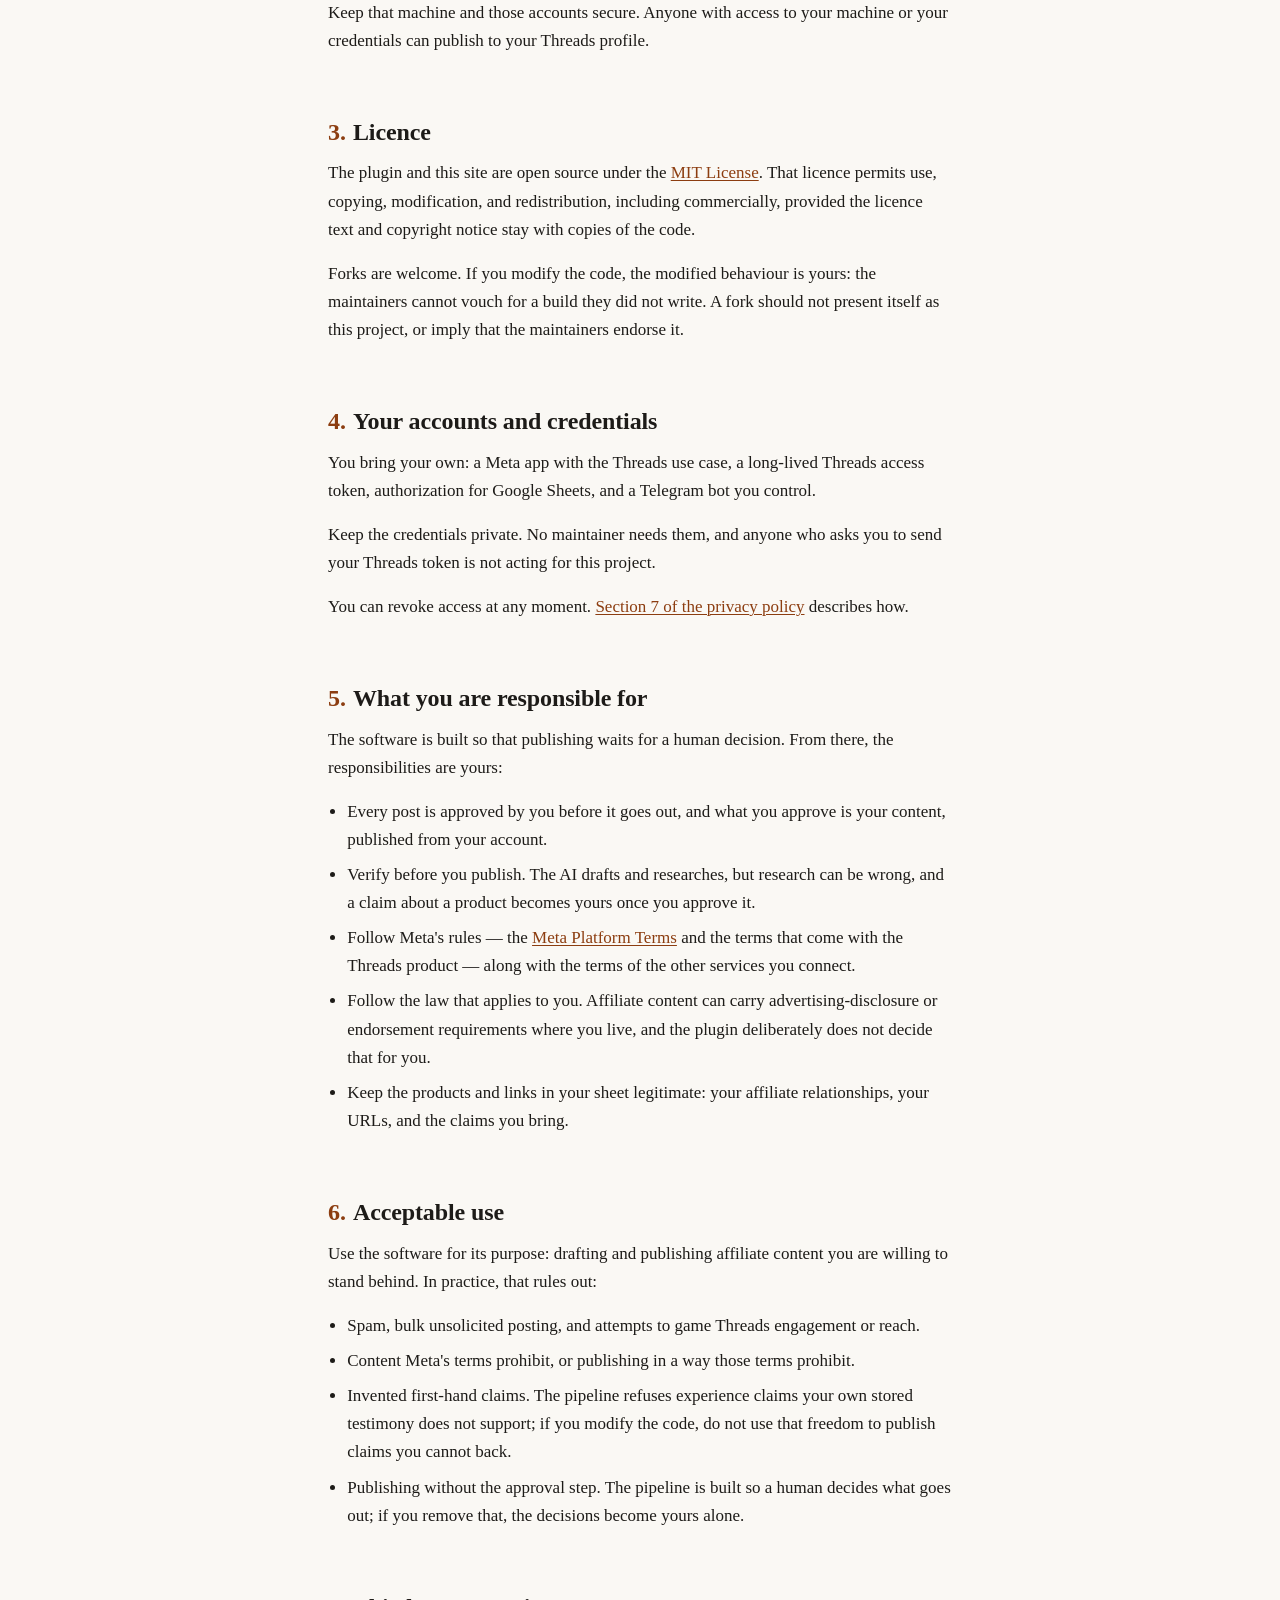
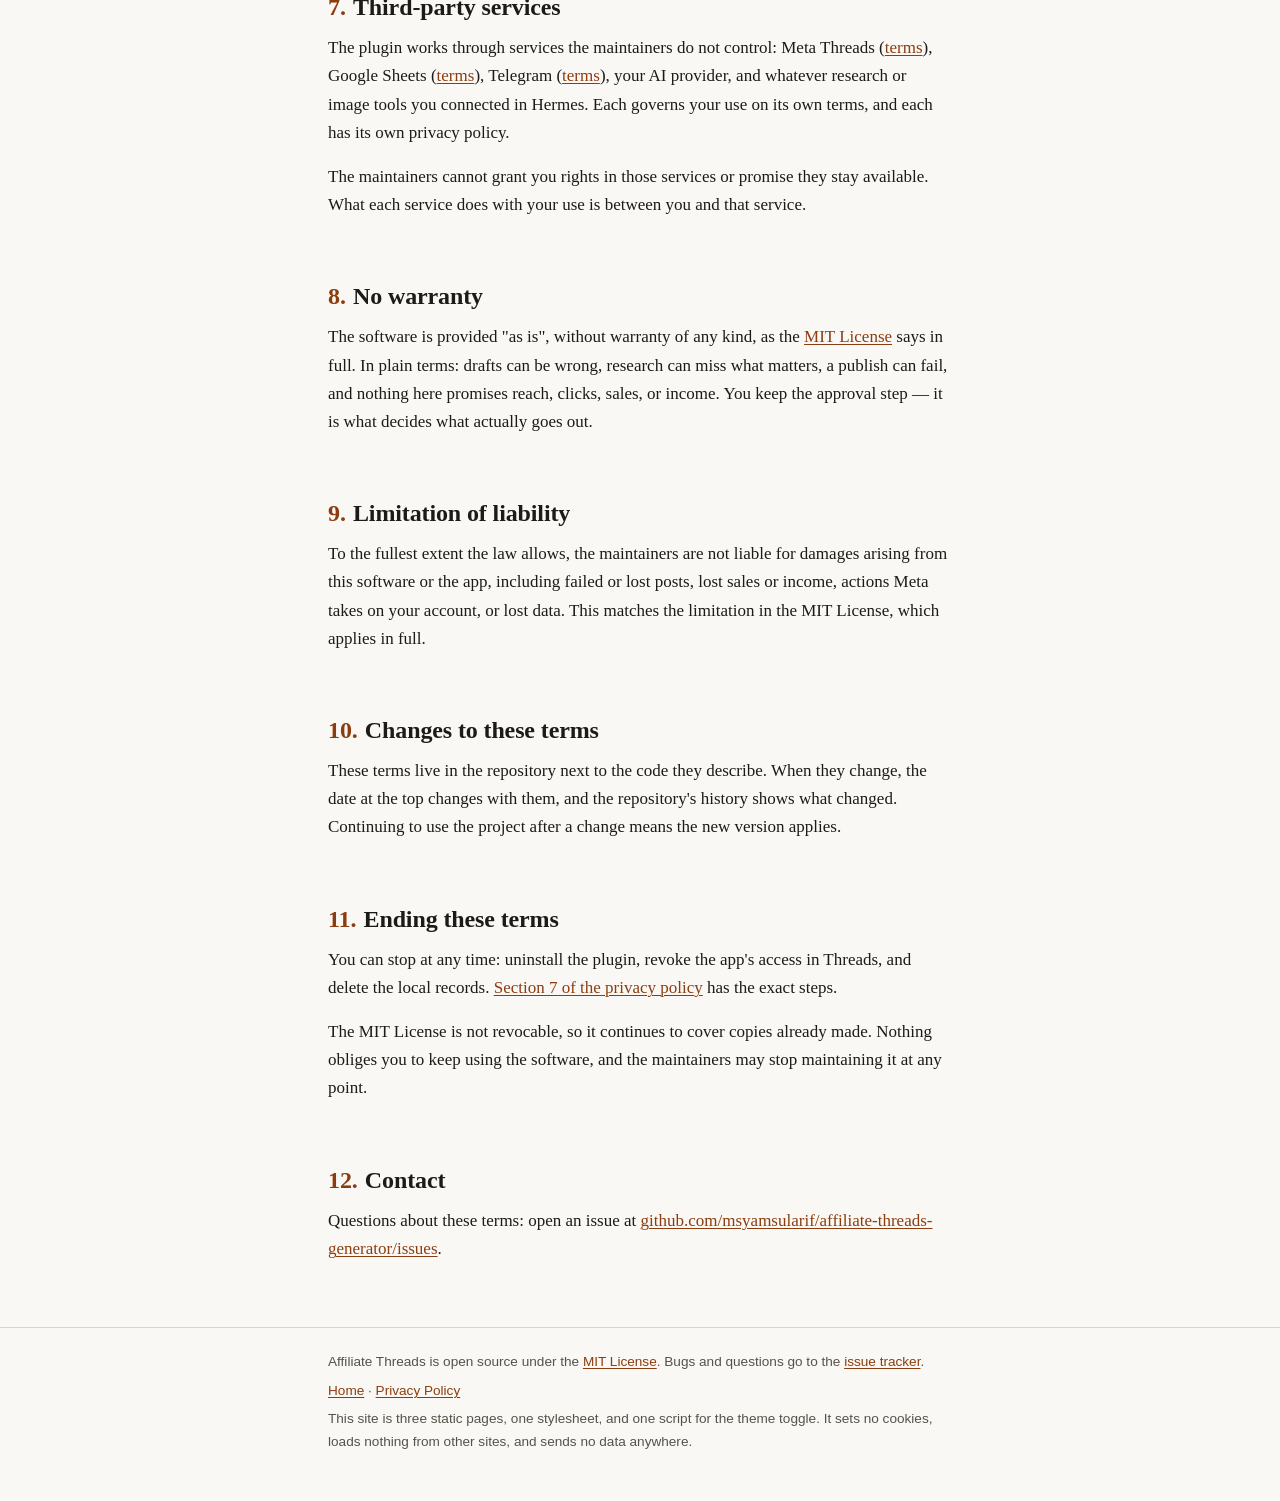
<file: docs/terms-of-service.html>
<!doctype html>
<html lang="en">
  <head>
    <meta charset="utf-8" />
    <meta name="viewport" content="width=device-width, initial-scale=1" />
    <title>Terms of Service · AIffiliate</title>
    <meta
      name="description"
      content="The terms for using the Affiliate Threads plugin and the AIffiliate Meta Threads app: what you run, what you approve, and what is your responsibility."
    />
    <!-- One stylesheet and one script, both served from this directory. No external fonts, images, or analytics, so no page here makes a third-party request. -->
    <script src="site.js"></script>
    <link rel="stylesheet" href="site.css" />
    <noscript
      ><style>
        .theme {
          display: none;
        }
      </style></noscript
    >
  </head>
  <body>
    <a class="skip" href="#main">Skip to the terms</a>
    <header class="masthead">
      <div class="masthead-inner">
        <p class="wordmark">Affiliate Threads</p>
        <nav class="topnav" aria-label="Site">
          <a href="index.html">Home</a>
          <a href="privacy-policy.html">Privacy</a>
          <a href="terms-of-service.html" aria-current="page">Terms</a>
          <a href="https://github.com/msyamsularif/affiliate-threads-generator"
            >Repository</a
          >
          <button class="theme" id="theme" type="button" aria-pressed="false">
            Dark theme
          </button>
        </nav>
      </div>
    </header>

    <main id="main" class="wrap">
      <header class="title-block">
        <h1>Terms of Service</h1>
        <p class="lede">
          These terms cover two things: AIffiliate, the Meta Threads app you
          register and authorize, and Affiliate Threads, the plugin in this
          repository that publishes through it. The plugin is self-hosted. You
          run it on a machine you control, with accounts you own, and by
          installing it or using the app you agree to these terms.
        </p>
        <p class="stamp">
          Last updated <time datetime="2026-09-30">30 September 2026</time>
        </p>
      </header>

      <section class="summary" aria-labelledby="summary-heading">
        <h2 id="summary-heading">The short version</h2>
        <ul>
          <li>
            The code is open source under the MIT License, and it comes as is,
            with no warranty.
          </li>
          <li>
            You run it yourself, with accounts you own. The maintainers operate
            no service and hold no data for you.
          </li>
          <li>
            Every post is approved by a human before it is published. What you
            approve, and how it fits Meta's rules and the law where you live, is
            your responsibility.
          </li>
          <li>
            Nothing in these terms adds to or takes away from what the MIT
            License grants you in the code.
          </li>
        </ul>
      </section>

      <nav class="toc" aria-labelledby="toc-heading">
        <h2 id="toc-heading">Contents</h2>
        <ol>
          <li>
            <a href="#scope"><span class="n">1</span>What these terms cover</a>
          </li>
          <li>
            <a href="#who"><span class="n">2</span>Who may use it</a>
          </li>
          <li>
            <a href="#licence"><span class="n">3</span>Licence</a>
          </li>
          <li>
            <a href="#accounts"
              ><span class="n">4</span>Your accounts and credentials</a
            >
          </li>
          <li>
            <a href="#responsibility"
              ><span class="n">5</span>What you are responsible for</a
            >
          </li>
          <li>
            <a href="#acceptable-use"><span class="n">6</span>Acceptable use</a>
          </li>
          <li>
            <a href="#services"><span class="n">7</span>Third-party services</a>
          </li>
          <li>
            <a href="#warranty"><span class="n">8</span>No warranty</a>
          </li>
          <li>
            <a href="#liability"
              ><span class="n">9</span>Limitation of liability</a
            >
          </li>
          <li>
            <a href="#changes"
              ><span class="n">10</span>Changes to these terms</a
            >
          </li>
          <li>
            <a href="#termination"
              ><span class="n">11</span>Ending these terms</a
            >
          </li>
          <li>
            <a href="#contact"><span class="n">12</span>Contact</a>
          </li>
        </ol>
      </nav>

      <div class="prose">
        <section id="scope" aria-labelledby="scope-heading">
          <h2 id="scope-heading">
            <span class="n">1.</span>What these terms cover
          </h2>
          <p>
            These terms describe the deal between you and the maintainers of
            this repository when you use the project's software and the
            AIffiliate app. They sit next to the
            <a
              href="https://github.com/msyamsularif/affiliate-threads-generator/blob/main/LICENSE"
              >MIT License</a
            >
            that covers the code; where the two meet, the licence governs what
            you may do with the code itself.
          </p>
          <p>
            Affiliate Threads is self-hosted. The maintainers operate no service
            for it, so there is no account to create and nothing running on
            their side to suspend.
          </p>
          <p>
            These terms do not replace the terms of Hermes Agent, Meta Threads,
            Google Sheets, Telegram, or the AI provider you configure. Each of
            those governs its own part.
          </p>
        </section>

        <section id="who" aria-labelledby="who-heading">
          <h2 id="who-heading"><span class="n">2.</span>Who may use it</h2>
          <p>
            You install the plugin on a machine you control and connect accounts
            you own. Meta's own terms set the age required to hold a Threads
            account; this plugin is a publishing tool for the person operating
            it.
          </p>
          <p>
            Keep that machine and those accounts secure. Anyone with access to
            your machine or your credentials can publish to your Threads
            profile.
          </p>
        </section>

        <section id="licence" aria-labelledby="licence-heading">
          <h2 id="licence-heading"><span class="n">3.</span>Licence</h2>
          <p>
            The plugin and this site are open source under the
            <a
              href="https://github.com/msyamsularif/affiliate-threads-generator/blob/main/LICENSE"
              >MIT License</a
            >. That licence permits use, copying, modification, and
            redistribution, including commercially, provided the licence text
            and copyright notice stay with copies of the code.
          </p>
          <p>
            Forks are welcome. If you modify the code, the modified behaviour is
            yours: the maintainers cannot vouch for a build they did not write.
            A fork should not present itself as this project, or imply that the
            maintainers endorse it.
          </p>
        </section>

        <section id="accounts" aria-labelledby="accounts-heading">
          <h2 id="accounts-heading">
            <span class="n">4.</span>Your accounts and credentials
          </h2>
          <p>
            You bring your own: a Meta app with the Threads use case, a
            long-lived Threads access token, authorization for Google Sheets,
            and a Telegram bot you control.
          </p>
          <p>
            Keep the credentials private. No maintainer needs them, and anyone
            who asks you to send your Threads token is not acting for this
            project.
          </p>
          <p>
            You can revoke access at any moment.
            <a href="privacy-policy.html#deletion"
              >Section 7 of the privacy policy</a
            >
            describes how.
          </p>
        </section>

        <section id="responsibility" aria-labelledby="responsibility-heading">
          <h2 id="responsibility-heading">
            <span class="n">5.</span>What you are responsible for
          </h2>
          <p>
            The software is built so that publishing waits for a human decision.
            From there, the responsibilities are yours:
          </p>
          <ul>
            <li>
              Every post is approved by you before it goes out, and what you
              approve is your content, published from your account.
            </li>
            <li>
              Verify before you publish. The AI drafts and researches, but
              research can be wrong, and a claim about a product becomes yours
              once you approve it.
            </li>
            <li>
              Follow Meta's rules — the
              <a href="https://developers.facebook.com/terms/"
                >Meta Platform Terms</a
              >
              and the terms that come with the Threads product — along with the
              terms of the other services you connect.
            </li>
            <li>
              Follow the law that applies to you. Affiliate content can carry
              advertising-disclosure or endorsement requirements where you live,
              and the plugin deliberately does not decide that for you.
            </li>
            <li>
              Keep the products and links in your sheet legitimate: your
              affiliate relationships, your URLs, and the claims you bring.
            </li>
          </ul>
        </section>

        <section id="acceptable-use" aria-labelledby="acceptable-use-heading">
          <h2 id="acceptable-use-heading">
            <span class="n">6.</span>Acceptable use
          </h2>
          <p>
            Use the software for its purpose: drafting and publishing affiliate
            content you are willing to stand behind. In practice, that rules
            out:
          </p>
          <ul>
            <li>
              Spam, bulk unsolicited posting, and attempts to game Threads
              engagement or reach.
            </li>
            <li>
              Content Meta's terms prohibit, or publishing in a way those terms
              prohibit.
            </li>
            <li>
              Invented first-hand claims. The pipeline refuses experience claims
              your own stored testimony does not support; if you modify the
              code, do not use that freedom to publish claims you cannot back.
            </li>
            <li>
              Publishing without the approval step. The pipeline is built so a
              human decides what goes out; if you remove that, the decisions
              become yours alone.
            </li>
          </ul>
        </section>

        <section id="services" aria-labelledby="services-heading">
          <h2 id="services-heading">
            <span class="n">7.</span>Third-party services
          </h2>
          <p>
            The plugin works through services the maintainers do not control:
            Meta Threads (<a href="https://developers.facebook.com/terms/"
              >terms</a
            >), Google Sheets (<a href="https://policies.google.com/terms"
              >terms</a
            >), Telegram (<a href="https://telegram.org/tos">terms</a>), your AI
            provider, and whatever research or image tools you connected in
            Hermes. Each governs your use on its own terms, and each has its own
            privacy policy.
          </p>
          <p>
            The maintainers cannot grant you rights in those services or promise
            they stay available. What each service does with your use is between
            you and that service.
          </p>
        </section>

        <section id="warranty" aria-labelledby="warranty-heading">
          <h2 id="warranty-heading"><span class="n">8.</span>No warranty</h2>
          <p>
            The software is provided "as is", without warranty of any kind, as
            the
            <a
              href="https://github.com/msyamsularif/affiliate-threads-generator/blob/main/LICENSE"
              >MIT License</a
            >
            says in full. In plain terms: drafts can be wrong, research can miss
            what matters, a publish can fail, and nothing here promises reach,
            clicks, sales, or income. You keep the approval step — it is what
            decides what actually goes out.
          </p>
        </section>

        <section id="liability" aria-labelledby="liability-heading">
          <h2 id="liability-heading">
            <span class="n">9.</span>Limitation of liability
          </h2>
          <p>
            To the fullest extent the law allows, the maintainers are not liable
            for damages arising from this software or the app, including failed
            or lost posts, lost sales or income, actions Meta takes on your
            account, or lost data. This matches the limitation in the MIT
            License, which applies in full.
          </p>
        </section>

        <section id="changes" aria-labelledby="changes-heading">
          <h2 id="changes-heading">
            <span class="n">10.</span>Changes to these terms
          </h2>
          <p>
            These terms live in the repository next to the code they describe.
            When they change, the date at the top changes with them, and the
            repository's history shows what changed. Continuing to use the
            project after a change means the new version applies.
          </p>
        </section>

        <section id="termination" aria-labelledby="termination-heading">
          <h2 id="termination-heading">
            <span class="n">11.</span>Ending these terms
          </h2>
          <p>
            You can stop at any time: uninstall the plugin, revoke the app's
            access in Threads, and delete the local records.
            <a href="privacy-policy.html#deletion"
              >Section 7 of the privacy policy</a
            >
            has the exact steps.
          </p>
          <p>
            The MIT License is not revocable, so it continues to cover copies
            already made. Nothing obliges you to keep using the software, and
            the maintainers may stop maintaining it at any point.
          </p>
        </section>

        <section id="contact" aria-labelledby="contact-heading">
          <h2 id="contact-heading"><span class="n">12.</span>Contact</h2>
          <p>
            Questions about these terms: open an issue at
            <a
              href="https://github.com/msyamsularif/affiliate-threads-generator/issues"
              >github.com/msyamsularif/affiliate-threads-generator/issues</a
            >.
          </p>
        </section>
      </div>
    </main>

    <footer>
      <div class="footer-inner">
        <p>
          Affiliate Threads is open source under the
          <a
            href="https://github.com/msyamsularif/affiliate-threads-generator/blob/main/LICENSE"
            >MIT License</a
          >. Bugs and questions go to the
          <a
            href="https://github.com/msyamsularif/affiliate-threads-generator/issues"
            >issue tracker</a
          >.
        </p>
        <p>
          <a href="index.html">Home</a> ·
          <a href="privacy-policy.html">Privacy Policy</a>
        </p>
        <p>
          This site is three static pages, one stylesheet, and one script for
          the theme toggle. It sets no cookies, loads nothing from other sites,
          and sends no data anywhere.
        </p>
      </div>
    </footer>
  </body>
</html>
</file>
<file: docs/site.css>
/* Styles shared by every page of this site. Extracted from the privacy policy
   page, whose light and dark tokens are verified for WCAG AA. */

:root {
  --paper: #faf8f4;
  --panel: #f1ece3;
  --ink: #1d1b18;
  --ink-2: #56524b;
  --accent: #8c3d10;
  --rule: #dad3c7;
  --control: #6e685d;
  --serif: Georgia, "Iowan Old Style", "Times New Roman", serif;
  --sans:
    -apple-system, BlinkMacSystemFont, "Segoe UI", Roboto, "Helvetica Neue",
    Arial, sans-serif;
  --mono: ui-monospace, SFMono-Regular, Menlo, Consolas, monospace;
  color-scheme: light;
}

:root[data-theme="dark"] {
  --paper: #141210;
  --panel: #1c1a16;
  --ink: #ece8e1;
  --ink-2: #b3aca0;
  --accent: #e3a878;
  --rule: #3b352c;
  --control: #8a8275;
  color-scheme: dark;
}

@media (prefers-color-scheme: dark) {
  :root:not([data-theme]) {
    --paper: #141210;
    --panel: #1c1a16;
    --ink: #ece8e1;
    --ink-2: #b3aca0;
    --accent: #e3a878;
    --rule: #3b352c;
    --control: #8a8275;
    color-scheme: dark;
  }
}

*,
*::before,
*::after {
  box-sizing: border-box;
}

html {
  -webkit-text-size-adjust: 100%;
}

body {
  margin: 0;
  background: var(--paper);
  color: var(--ink);
  font-family: var(--serif);
  font-size: 1.0625rem;
  line-height: 1.65;
  overflow-wrap: break-word;
}

.skip {
  position: absolute;
  top: 0;
  left: 1rem;
  z-index: 5;
  transform: translateY(-150%);
  padding: 0.75rem 1rem;
  background: var(--paper);
  color: var(--ink);
  border: 2px solid var(--accent);
  border-radius: 6px;
  font-family: var(--sans);
  font-size: 0.9rem;
}
.skip:focus {
  transform: none;
}

.masthead-inner,
.wrap,
.footer-inner {
  max-width: 44rem;
  margin: 0 auto;
  padding-left: clamp(1rem, 4vw, 2.5rem);
  padding-right: clamp(1rem, 4vw, 2.5rem);
}

.masthead {
  border-bottom: 1px solid var(--rule);
}
.masthead-inner {
  display: flex;
  flex-wrap: wrap;
  align-items: center;
  justify-content: space-between;
  gap: 0.25rem 1.25rem;
  padding-top: 0.4rem;
  padding-bottom: 0.4rem;
}
.wordmark {
  margin: 0;
  font-family: var(--sans);
  font-size: 0.95rem;
  font-weight: 600;
  letter-spacing: 0.01em;
}
.topnav {
  display: flex;
  flex-wrap: wrap;
  align-items: center;
  gap: 0.5rem 1.25rem;
}
.topnav a {
  display: inline-flex;
  align-items: center;
  min-height: 44px;
  font-family: var(--sans);
  font-size: 0.9rem;
  color: var(--ink);
  text-decoration: underline;
  text-decoration-color: var(--rule);
  text-underline-offset: 3px;
}
.topnav a:hover {
  color: var(--accent);
  text-decoration-color: var(--accent);
}
.topnav a[aria-current="page"] {
  color: var(--accent);
  text-decoration-color: var(--accent);
}
.theme {
  display: inline-flex;
  align-items: center;
  min-height: 44px;
  padding: 0.4rem 0.85rem;
  font-family: var(--sans);
  font-size: 0.9rem;
  color: var(--ink);
  background: transparent;
  border: 1px solid var(--control);
  border-radius: 6px;
  cursor: pointer;
}
.theme:hover {
  background: var(--panel);
}
.theme[aria-pressed="true"] {
  color: var(--accent);
  border-color: var(--accent);
}

.title-block {
  padding-top: clamp(2.25rem, 6vw, 3.5rem);
}
h1 {
  margin: 0 0 0.85rem;
  font-size: clamp(1.9rem, 1.4rem + 2vw, 2.6rem);
  font-weight: 600;
  line-height: 1.12;
  letter-spacing: -0.01em;
}
.lede {
  margin: 0 0 1.1rem;
  font-size: 1.125rem;
}
.stamp {
  margin: 0;
  font-family: var(--sans);
  font-size: 0.85rem;
  color: var(--ink-2);
}

.summary {
  margin-top: 1.9rem;
  padding: clamp(1.15rem, 4vw, 1.6rem) clamp(1.15rem, 4vw, 1.6rem) 1.35rem;
  background: var(--panel);
  border: 1px solid var(--rule);
  border-radius: 6px;
}
.summary h2 {
  margin: 0 0 0.6rem;
  font-family: var(--sans);
  font-size: 0.95rem;
  font-weight: 600;
}
.summary ul {
  margin: 0;
  padding-left: 1.15rem;
}
.summary li + li {
  margin-top: 0.45rem;
}

.toc {
  margin-top: 2.25rem;
  padding-top: 1.5rem;
  border-top: 1px solid var(--rule);
}
.toc h2 {
  margin: 0 0 0.35rem;
  font-family: var(--sans);
  font-size: 0.95rem;
  font-weight: 600;
  color: var(--ink-2);
}
.toc ol {
  margin: 0;
  padding: 0;
  list-style: none;
}
.toc a {
  display: flex;
  align-items: center;
  min-height: 44px;
  font-family: var(--sans);
  font-size: 0.9rem;
  color: var(--ink);
  text-decoration: none;
}
.toc a:hover {
  color: var(--accent);
  text-decoration: underline;
  text-underline-offset: 3px;
}
.toc .n {
  flex: none;
  width: 1.6rem;
  color: var(--accent);
  font-variant-numeric: tabular-nums;
}
@media (min-width: 37.5rem) {
  .toc ol {
    columns: 2;
    column-gap: 2rem;
  }
}

.prose section {
  padding-top: clamp(2.25rem, 5vw, 2.9rem);
}
.prose h2 {
  margin: 0 0 0.7rem;
  font-size: clamp(1.25rem, 1.1rem + 0.7vw, 1.5rem);
  font-weight: 600;
  line-height: 1.3;
  letter-spacing: -0.005em;
}
.prose h2 .n {
  margin-right: 0.45rem;
  color: var(--accent);
  font-variant-numeric: tabular-nums;
}
.prose h3 {
  margin: 1.8rem 0 0.4rem;
  font-family: var(--sans);
  font-size: 0.95rem;
  font-weight: 600;
}
.prose p {
  margin: 0 0 1rem;
}
.prose ul,
.prose ol {
  margin: 0 0 1rem;
  padding-left: 1.2rem;
}
.prose li + li {
  margin-top: 0.45rem;
}
.prose dl {
  margin: 0 0 1rem;
}
.prose dt {
  margin-top: 1rem;
  font-family: var(--sans);
  font-size: 0.9rem;
  font-weight: 600;
}
.prose dd {
  margin: 0.2rem 0 0;
}
.note {
  font-family: var(--sans);
  font-size: 0.9rem;
  color: var(--ink-2);
}
code {
  padding: 0.08em 0.3em;
  font-family: var(--mono);
  font-size: 0.85em;
  background: var(--panel);
  border: 1px solid var(--rule);
  border-radius: 4px;
}

.prose a,
.footer-inner a {
  color: var(--accent);
  text-decoration: underline;
  text-underline-offset: 2px;
  text-decoration-thickness: 1px;
}
.prose a:hover,
.footer-inner a:hover {
  text-decoration-thickness: 2px;
}

a:focus-visible,
button:focus-visible {
  outline: 2px solid var(--accent);
  outline-offset: 2px;
  border-radius: 3px;
}

footer {
  margin-top: clamp(2.75rem, 7vw, 4rem);
  border-top: 1px solid var(--rule);
}
.footer-inner {
  padding-top: 1.4rem;
  padding-bottom: 3rem;
  font-family: var(--sans);
  font-size: 0.85rem;
  color: var(--ink-2);
}
.footer-inner p {
  margin: 0;
}
.footer-inner p + p {
  margin-top: 0.4rem;
}

/* Home page */
.cta-row {
  display: flex;
  flex-wrap: wrap;
  gap: 0.6rem 1rem;
  margin-top: 1.4rem;
}
.btn {
  display: inline-flex;
  align-items: center;
  min-height: 44px;
  padding: 0.45rem 1rem;
  font-family: var(--sans);
  font-size: 0.95rem;
  color: var(--ink);
  text-decoration: none;
  border: 1px solid var(--control);
  border-radius: 6px;
}
.btn:hover {
  background: var(--panel);
}
.btn-primary {
  color: var(--accent);
  border-color: var(--accent);
}

pre {
  margin: 0 0 1rem;
  padding: 0.9rem 1rem;
  overflow-x: auto;
  background: var(--panel);
  border: 1px solid var(--rule);
  border-radius: 6px;
}
pre code {
  padding: 0;
  font-size: 0.85rem;
  background: none;
  border: 0;
  border-radius: 0;
}

.prose .steps {
  margin: 0 0 1rem;
  padding: 0;
  list-style: none;
}
.prose .steps li + li {
  margin-top: 0.9rem;
  padding-top: 0.9rem;
  border-top: 1px solid var(--rule);
}
.prose .steps .n {
  margin-right: 0.45rem;
  color: var(--accent);
  font-family: var(--sans);
  font-size: 0.9rem;
  font-weight: 600;
  font-variant-numeric: tabular-nums;
}

@media print {
  :root,
  :root[data-theme="dark"] {
    --paper: #fff;
    --panel: #fff;
    --ink: #111;
    --ink-2: #333;
    --accent: #111;
    --rule: #bbb;
    --control: #333;
  }
  .skip,
  .masthead,
  .toc {
    display: none;
  }
}
</file>
